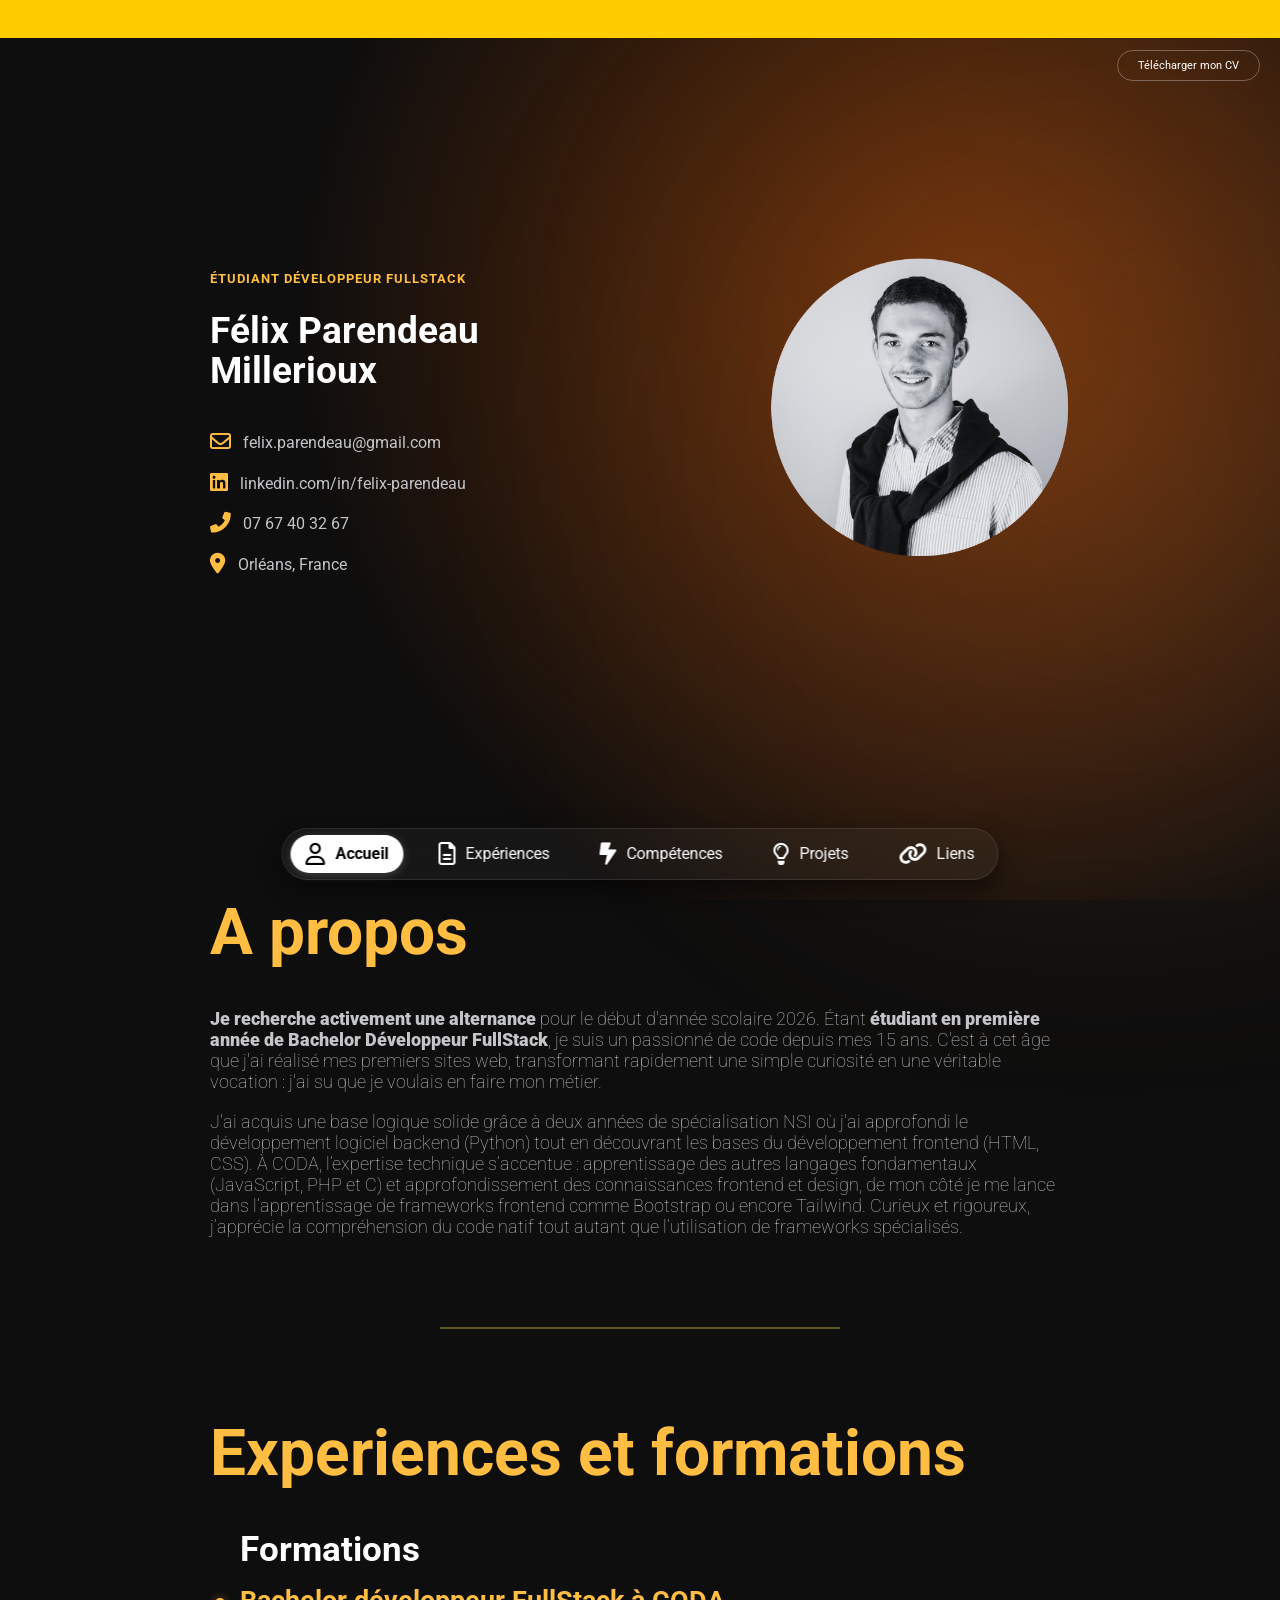
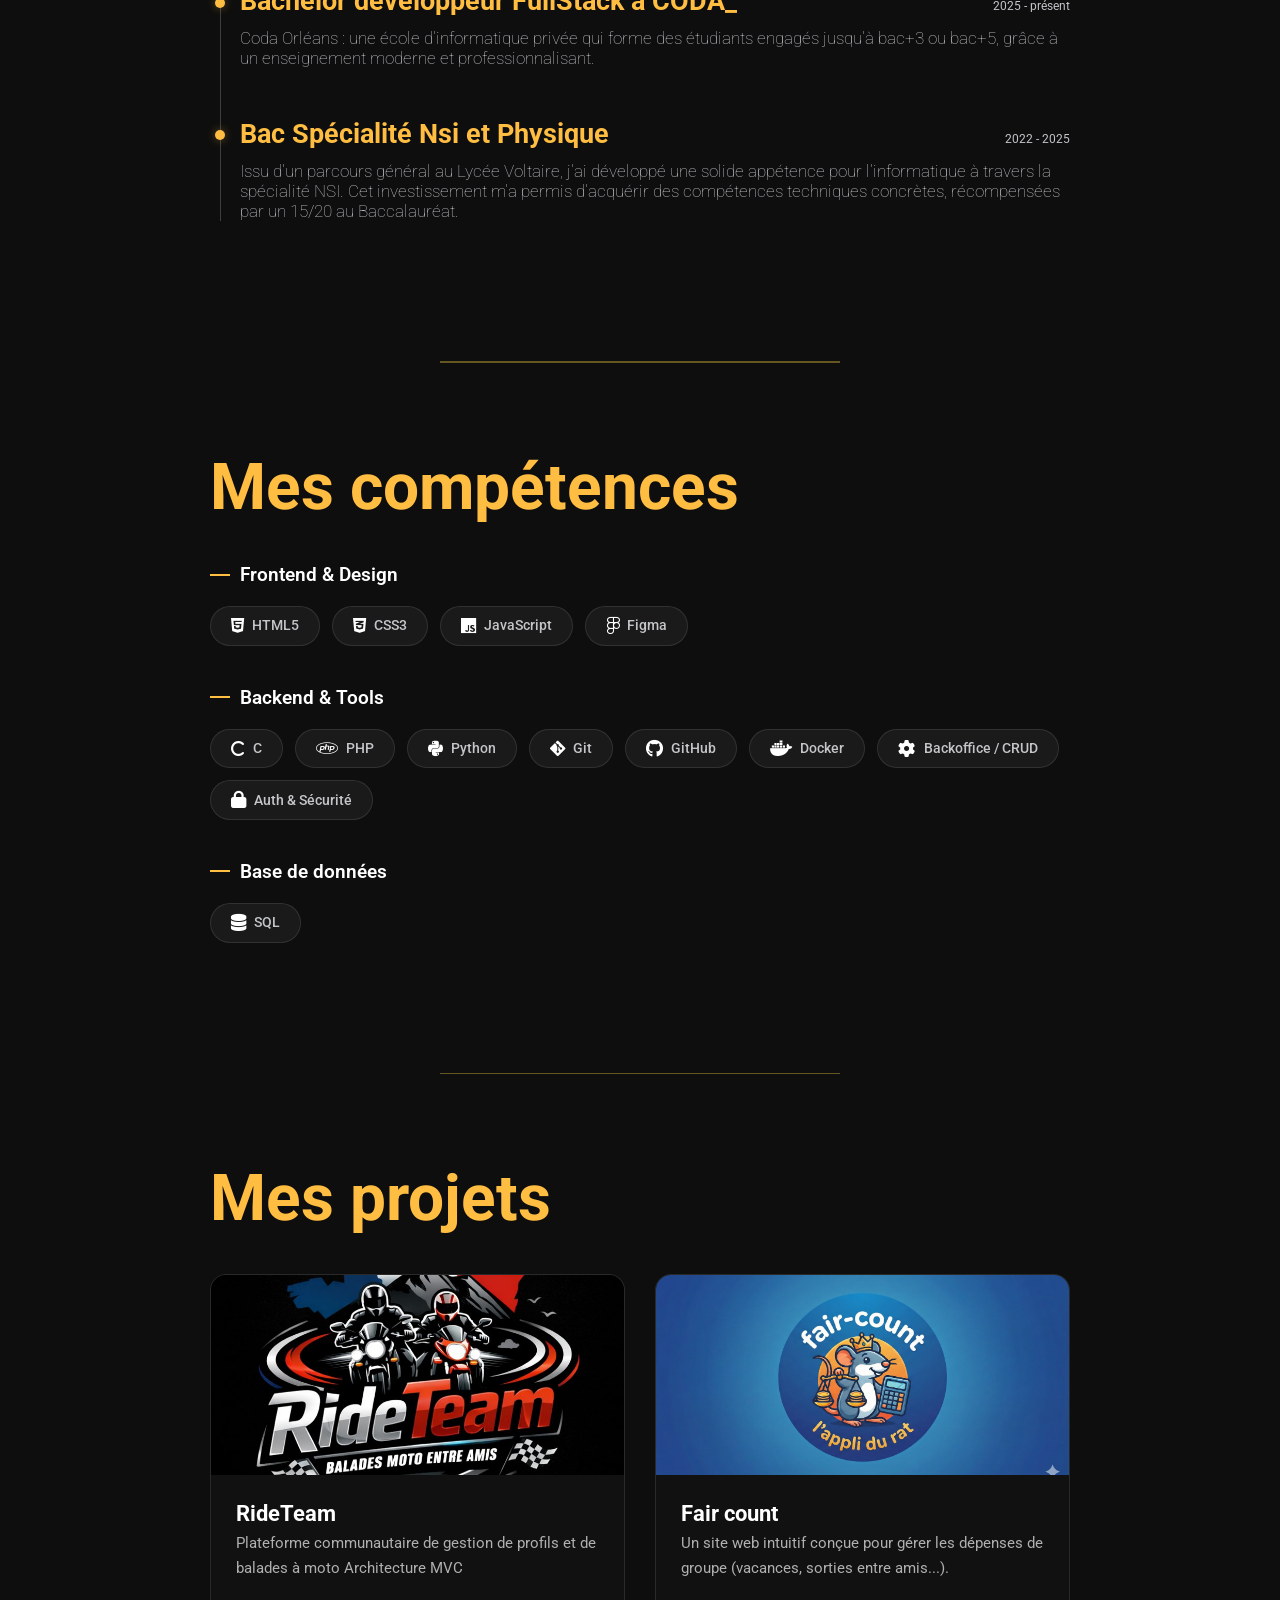
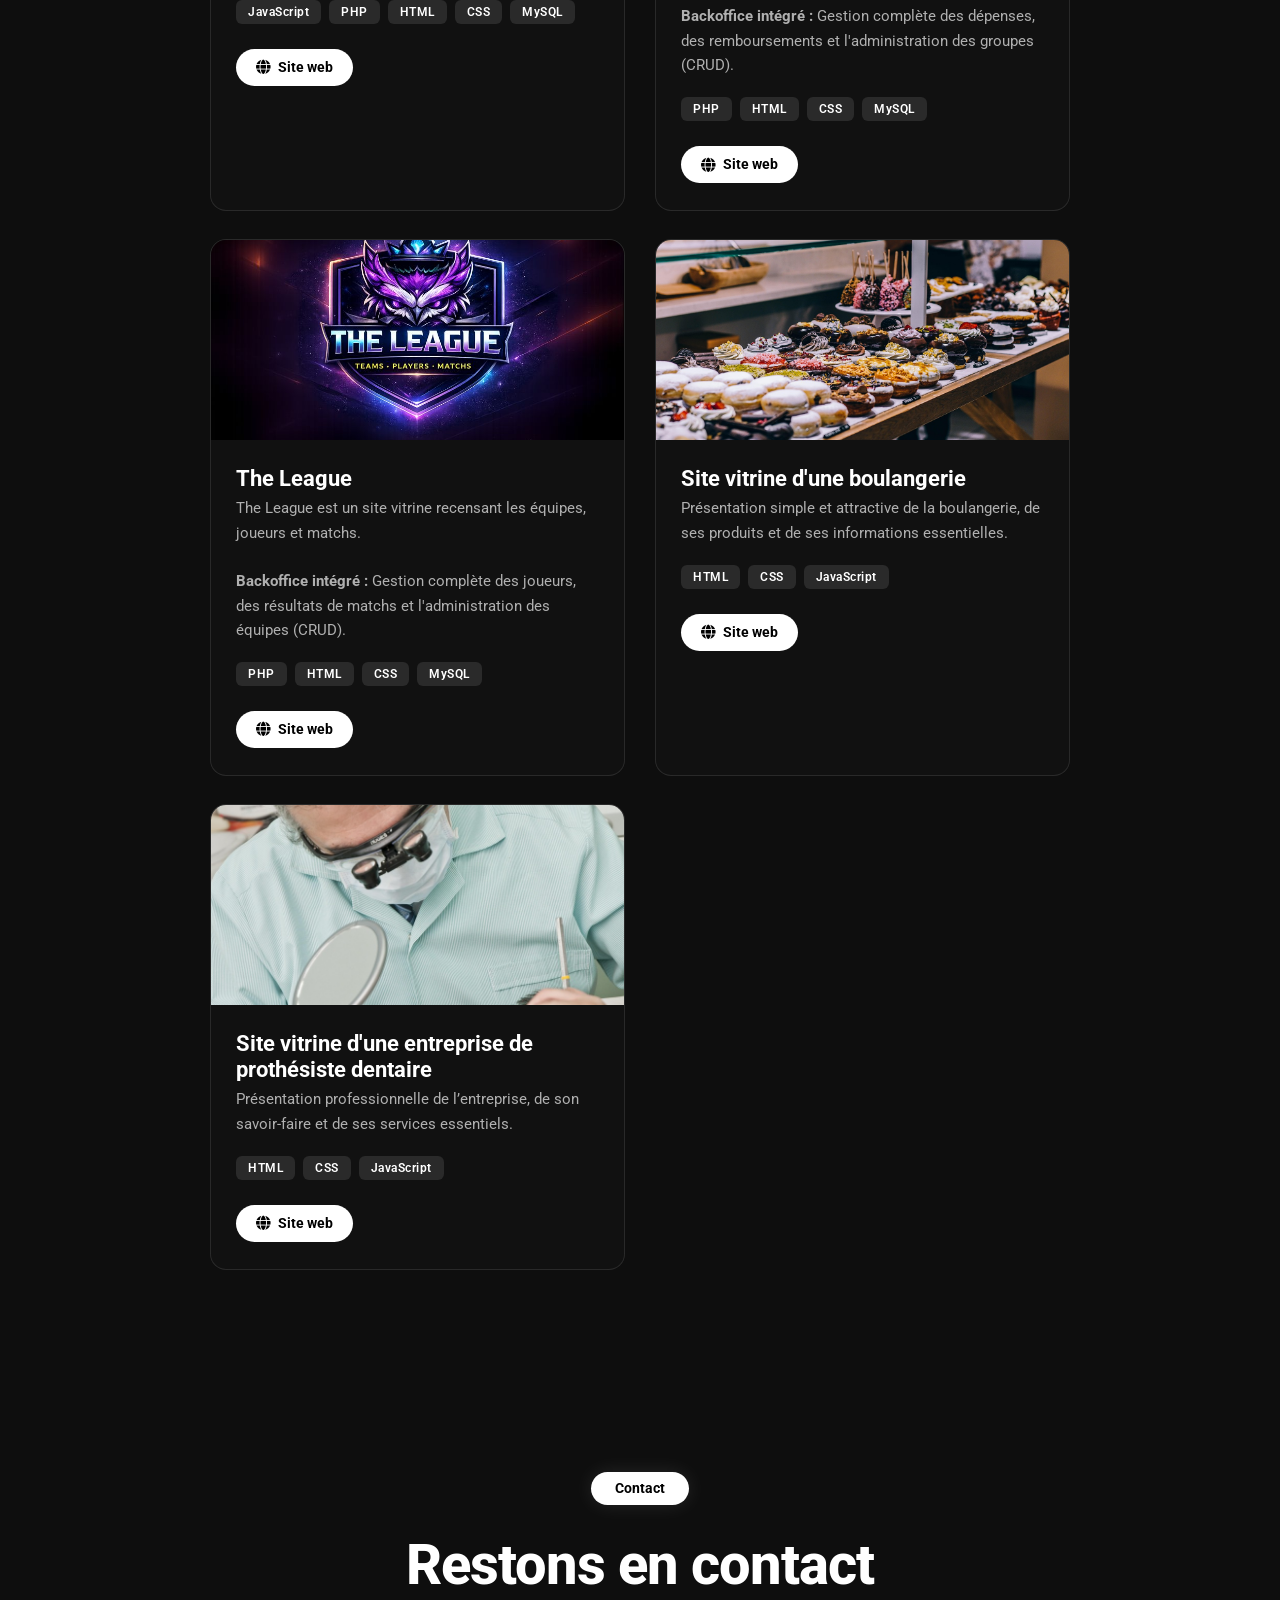
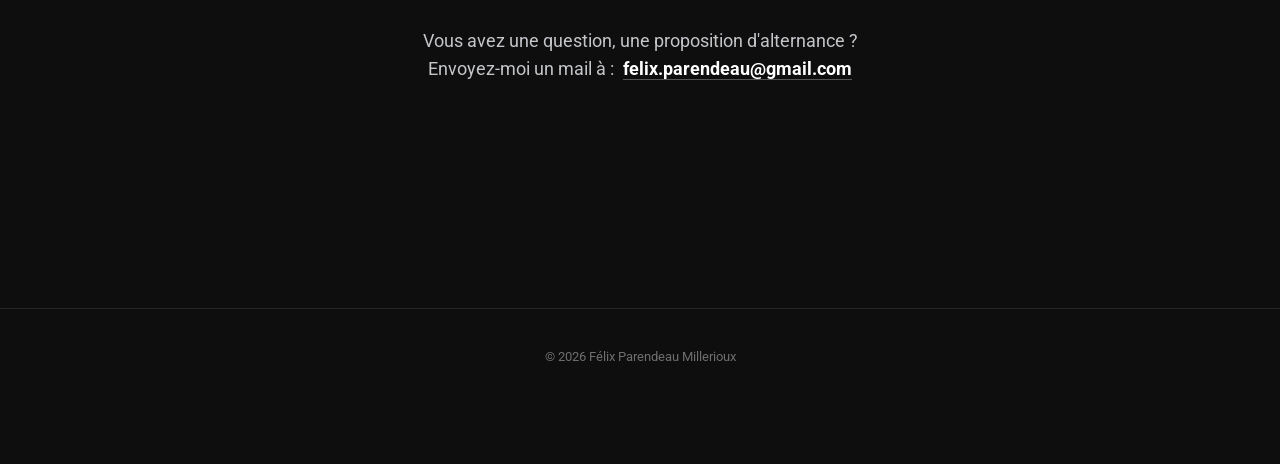
<file: index.html>
<!doctype html>
<html lang="en">
  <head>
    <meta charset="UTF-8" />
    <meta name="viewport" content="width=device-width, initial-scale=1.0" />
    <title>Portfolio de Félix Parendeau Millerioux</title>
    <link
      href="https://fonts.googleapis.com/css2?family=Roboto:wght@300;400;700&display=swap"
      rel="stylesheet"
    />
    <link
      rel="stylesheet"
      href="https://cdnjs.cloudflare.com/ajax/libs/font-awesome/6.0.0/css/all.min.css"
    />
    <link rel="stylesheet" href="assets/css/style.css" />
    <link
      rel="icon"
      type="image/x-icon"
      href="./assets/img/pdp-portfolio.png"
    />
  </head>
  <body>
    <div class="barre-defilante">
      <div class="texte-defilant">
        Actuellement à la recherche d'une alternance ! N'hésitez pas à consulter
        mon CV ou à me contacter pour toute opportunité.
      </div>
    </div>
    <div class="global-bg"></div>
    <header id="header">
      <nav>
        <a href="assets/cv-felix.pdf" class="btn" download target="_blank"
          >Télécharger mon CV</a
        >
        <ul>
          <li>
            <a href="#home"
              ><i class="fa-regular fa-user"></i
              ><span class="nav-text">Accueil</span></a
            >
          </li>
          <li>
            <a href="#experiences"
              ><i class="fa-regular fa-file-lines"></i
              ><span class="nav-text">Expériences</span></a
            >
          </li>
          <li>
            <a href="#skills"
              ><i class="fa-solid fa-bolt-lightning"></i
              ><span class="nav-text">Compétences</span></a
            >
          </li>
          <li>
            <a href="#projets"
              ><i class="fa-regular fa-lightbulb"></i
              ><span class="nav-text">Projets</span></a
            >
          </li>
          <li>
            <a href="#links"
              ><i class="fa-solid fa-link"></i
              ><span class="nav-text">Liens</span></a
            >
          </li>
        </ul>
      </nav>
    </header>
    <section id="home">
      <img
        src="./assets/img/pdp-portfolio.png"
        alt=""
        width="170px"
        height="170px"
      />
      <div class="flex">
        <h1>ÉTUDIANT DÉVELOPPEUR FULLSTACK</h1>
        <h2>Félix Parendeau Millerioux</h2>
        <div class="infos">
          <div class="info">
            <i class="fa-regular fa-envelope"></i>
            <a href="mailto:felix.parendeau@gmail.com"
              >felix.parendeau@gmail.com</a
            >
          </div>
          <div class="info">
            <i class="fa-brands fa-linkedin"></i>
            <a
              target="_blank"
              href="https://www.linkedin.com/in/felix-parendeau/"
              >linkedin.com/in/felix-parendeau</a
            >
          </div>
          <div class="info">
            <i class="fa-solid fa-phone-flip"></i>
            <a href="tel:0767403267">07 67 40 32 67</a>
          </div>
          <div class="info">
            <i class="fa-solid fa-location-dot"></i>
            <a
              target="_blank"
              href="https://www.google.fr/maps?q=Orl%C3%A9ans,+fr"
              >Orléans, France</a
            >
          </div>
        </div>
      </div>
    </section>
    <section id="a-propos">
      <div class="propos">
        <h2 class="section-title">A propos</h2>
        <p>
          <strong style="font-weight: 900"
            >Je recherche activement une alternance</strong
          >
          pour le début d'année scolaire 2026. Étant
          <strong style="font-weight: 900"
            >étudiant en première année de Bachelor Développeur
            FullStack</strong
          >, je suis un passionné de code depuis mes 15 ans. C'est à cet âge que
          j'ai réalisé mes premiers sites web, transformant rapidement une
          simple curiosité en une véritable vocation : j'ai su que je voulais en
          faire mon métier.
        </p>
        <br />
        <p>
          J'ai acquis une base logique solide grâce à deux années de
          spécialisation NSI où j'ai approfondi le développement logiciel
          backend (Python) tout en découvrant les bases du développement
          frontend (HTML, CSS). À CODA, l’expertise technique s’accentue :
          apprentissage des autres langages fondamentaux (JavaScript, PHP et C)
          et approfondissement des connaissances frontend et design, de mon côté
          je me lance dans l’apprentissage de frameworks frontend comme
          Bootstrap ou encore Tailwind. Curieux et rigoureux, j’apprécie la
          compréhension du code natif tout autant que l’utilisation de
          frameworks spécialisés.
        </p>
      </div>
    </section>
    <hr class="separator" />
    <section id="experiences">
      <h2 class="section-title">Experiences et formations</h2>
      <div class="timeline">
        <div class="timeline-item">
          <h2>Formations</h2>
          <div class="timeline-header">
            <h3>Bachelor développeur FullStack à CODA_</h3>
            <span>2025 - présent</span>
          </div>
          <p>
            Coda Orléans : une école d'informatique privée qui forme des
            étudiants engagés jusqu'à bac+3 ou bac+5, grâce à un enseignement
            moderne et professionnalisant.
          </p>
        </div>
        <div class="timeline-item">
          <div class="timeline-header">
            <h3>Bac Spécialité Nsi et Physique</h3>
            <span>2022 - 2025</span>
          </div>
          <p>
            Issu d'un parcours général au Lycée Voltaire, j'ai développé une
            solide appétence pour l'informatique à travers la spécialité NSI.
            Cet investissement m'a permis d'acquérir des compétences techniques
            concrètes, récompensées par un 15/20 au Baccalauréat.
          </p>
        </div>
      </div>
    </section>
    <hr class="separator" />
    <section id="skills">
      <h2 class="section-title">Mes compétences</h2>

      <div class="skill-category">
        <h3 class="category-title">Frontend & Design</h3>
        <div class="skill-list">
          <span class="skill-tag"
            ><i class="fa-brands fa-html5"></i> HTML5</span
          >
          <span class="skill-tag"
            ><i class="fa-brands fa-css3-alt"></i> CSS3</span
          >
          <span class="skill-tag"
            ><i class="fa-brands fa-js"></i> JavaScript</span
          >
          <span class="skill-tag"
            ><i class="fa-brands fa-figma"></i> Figma</span
          >
        </div>
      </div>

      <div class="skill-category">
        <h3 class="category-title">Backend & Tools</h3>
        <div class="skill-list">
          <span class="skill-tag"><i class="fa-solid fa-c"></i> C</span>
          <span class="skill-tag"><i class="fa-brands fa-php"></i> PHP</span>
          <span class="skill-tag"
            ><i class="fa-brands fa-python"></i> Python</span
          >
          <span class="skill-tag"
            ><i class="fa-brands fa-git-alt"></i> Git</span
          >
          <span class="skill-tag"
            ><i class="fa-brands fa-github"></i> GitHub</span
          >
          <span class="skill-tag"
            ><i class="fa-brands fa-docker"></i> Docker</span
          >
          <span class="skill-tag"
            ><i class="fa-solid fa-gear"></i> Backoffice / CRUD</span
          >
          <span class="skill-tag"
            ><i class="fa-solid fa-lock"></i> Auth & Sécurité</span
          >
        </div>
      </div>
      <div class="skill-category">
        <h3 class="category-title">Base de données</h3>
        <div class="skill-list">
          <span class="skill-tag"
            ><i class="fa-solid fa-database"></i> SQL</span
          >
        </div>
      </div>
    </section>
    <hr class="separator" />
    <section id="projets">
      <h2 class="section-title">Mes projets</h2>
      <div class="projects-grid">
        <div class="project-card">
          <div class="card-image">
            <img src="./assets/img/ride-team.png" alt="Ride Team" />
          </div>
          <div class="card-content">
            <h3>RideTeam</h3>
            <p class="project-description">
              Plateforme communautaire de gestion de profils et de balades à
              moto Architecture MVC
            </p>
            <div class="tech-stack">
              <span class="tech-tag">JavaScript</span>
              <span class="tech-tag">PHP</span>
              <span class="tech-tag">HTML</span>
              <span class="tech-tag">CSS</span>
              <span class="tech-tag">MySQL</span>
            </div>
            <a
              href="https://rideteam.felix-pm.fr/rideTeamAll"
              class="btn-project"
              target="_blank"
            >
              <i class="fa-solid fa-globe"></i> Site web
            </a>
          </div>
        </div>
        <div class="project-card">
          <div class="card-image">
            <img src="./assets/img/fair-count-img.png" alt="Fais count" />
          </div>
          <div class="card-content">
            <h3>Fair count</h3>
            <p class="project-description">
              Un site web intuitif conçue pour gérer les dépenses de groupe
              (vacances, sorties entre amis...).
              <br /><br />
              <strong>Backoffice intégré :</strong> Gestion complète des
              dépenses, des remboursements et l'administration des groupes
              (CRUD).
            </p>
            <div class="tech-stack">
              <span class="tech-tag">PHP</span>
              <span class="tech-tag">HTML</span>
              <span class="tech-tag">CSS</span>
              <span class="tech-tag">MySQL</span>
            </div>
            <a
              href="https://felix-pm45.alwaysdata.net/"
              class="btn-project"
              target="_blank"
            >
              <i class="fa-solid fa-globe"></i> Site web
            </a>
          </div>
        </div>
        <div class="project-card">
          <div class="card-image">
            <img src="./assets/img/the-league-img.png" alt="Fais count" />
          </div>
          <div class="card-content">
            <h3>The League</h3>
            <p class="project-description">
              The League est un site vitrine recensant les équipes, joueurs et
              matchs.
              <br /><br />
              <strong>Backoffice intégré :</strong> Gestion complète des
              joueurs, des résultats de matchs et l'administration des équipes
              (CRUD).
            </p>
            <div class="tech-stack">
              <span class="tech-tag">PHP</span>
              <span class="tech-tag">HTML</span>
              <span class="tech-tag">CSS</span>
              <span class="tech-tag">MySQL</span>
            </div>
            <a
              href="https://felix-pm45.alwaysdata.net/theleague/index.php"
              class="btn-project"
              target="_blank"
            >
              <i class="fa-solid fa-globe"></i> Site web
            </a>
          </div>
        </div>
        <div class="project-card">
          <div class="card-image">
            <img
              src="./assets/img/site-vitrine-boulangerie.jpg"
              alt="Site vitrine"
            />
          </div>
          <div class="card-content">
            <h3>Site vitrine d'une boulangerie</h3>
            <p class="project-description">
              Présentation simple et attractive de la boulangerie, de ses
              produits et de ses informations essentielles.
            </p>
            <div class="tech-stack">
              <span class="tech-tag">HTML</span>
              <span class="tech-tag">CSS</span>
              <span class="tech-tag">JavaScript</span>
            </div>
            <a
              href="https://felix-pm.github.io/cafe-orleans/"
              class="btn-project"
              target="_blank"
            >
              <i class="fa-solid fa-globe"></i> Site web
            </a>
          </div>
        </div>
        <div class="project-card">
          <div class="card-image">
            <img src="./assets/img/dentiste.jpg" alt="Site vitrine" />
          </div>
          <div class="card-content">
            <h3>Site vitrine d'une entreprise de prothésiste dentaire</h3>
            <p class="project-description">
              Présentation professionnelle de l’entreprise, de son savoir-faire
              et de ses services essentiels.
            </p>
            <div class="tech-stack">
              <span class="tech-tag">HTML</span>
              <span class="tech-tag">CSS</span>
              <span class="tech-tag">JavaScript</span>
            </div>
            <a
              href="https://felix-pm.github.io/felix-pm-final/"
              class="btn-project"
              target="_blank"
            >
              <i class="fa-solid fa-globe"></i> Site web
            </a>
          </div>
        </div>
      </div>
    </section>
    <section id="links">
      <div class="contact-container">
        <span class="contact-badge">Contact</span>

        <h2 class="contact-title">Restons en contact</h2>

        <p class="contact-text">
          Vous avez une question, une proposition d'alternance ?
          <br />Envoyez-moi un mail à :
          <a href="mailto:felix.parendeau@gmail.com" class="email-link"
            >felix.parendeau@gmail.com</a
          >
        </p>
      </div>
    </section>
    <footer>
      <p>© 2026 Félix Parendeau Millerioux</p>
    </footer>
    <script src="./assets/js/script.js"></script>
  </body>
</html>
</file>
<file: assets/css/style.css>
:root {
  --bg-color: #0e0e0e;
  --text-white: #ffffff;
  --text-gray: #c3c5c9;
  --accent-color: #ffbd42;
}

/* tel jusqu'à 761px */
/* tablette de 761px jusqu'à 980px */
/* ordinateur au dessus de 980px */

* {
  margin: 0;
  padding: 0;
  list-style: none;
  text-decoration: none;
}

html {
  width: 100%;
  height: 100%;
  background-color: var(--bg-color);
  font-family: "Inter", "Roboto", sans-serif;
  position: relative;
  overflow-x: hidden;
  scroll-behavior: smooth;
}

body {
  width: 100%;
  height: 100%;
  margin: 0;
  padding: 0;
  background: transparent;
  background-color: var(--background-color);
  color: var(--text-color);
  transition:
    background-color 0.3s ease,
    color 0.3s ease;
}

.global-bg {
  position: fixed;
  top: 0;
  left: 0;
  width: 100vw;
  height: 100vh;
  z-index: -50;
  background-image: radial-gradient(
    circle at 75% 35%,
    rgba(255, 102, 0, 0.36) 0%,
    rgba(255, 102, 0, 0.32) 10%,
    transparent 60%
  );
  background-repeat: no-repeat;
  background-size: cover;
}

.global-bg {
  transition:
    filter 0.6s ease,
    opacity 0.6s ease;
}

body.blur-mode .hero-bg-img {
  filter: blur(8px) grayscale(40%);
  opacity: 0.6;
}

body.blur-mode .global-bg {
  filter: blur(10px);
}

body::before {
  content: "";
  position: fixed;
  top: 50%;
  left: 50%;
  transform: translate(-20%, -50%);
  width: 120vw;
  height: 120vh;
  background: radial-gradient(
    circle,
    rgba(255, 140, 66, 0.15) 0%,
    rgba(0, 0, 0, 0) 65%
  );
  filter: blur(80px);
  z-index: -1;
  pointer-events: none;
}

.separator {
  width: 200px;
  height: 1.5px;
  background-color: #f4d03f61;
  border: none;
  margin: 30px auto;
  display: block;
}

.barre-defilante {
  width: 100%;
  background-color: #ffcc00;
  color: #333;
  overflow: hidden;
  white-space: nowrap;
  padding: 10px 0;
  font-family: Arial, sans-serif;
  font-weight: bold;
  position: relative;
}

.texte-defilant {
  display: inline-block;
  padding-left: 100%;
  animation: defilement 15s linear infinite;
}

@keyframes defilement {
  0% {
    transform: translate(0, 0);
  }
  100% {
    transform: translate(-100%, 0);
  }
}

header {
  top: 20px;
  right: 3%;
  z-index: 1000;
}

header nav {
  display: flex;
  align-items: center;
  gap: 20px;
}

header nav a {
  font-size: 1.4rem;
  color: var(--text-gray);
  transition: all 0.3s ease;
}

header nav a:hover {
  color: var(--text-white);
  transform: translateY(-2px);
  text-shadow: 0 0 10px rgba(255, 255, 255, 0.5);
}

header .btn {
  position: fixed;
  top: 50px;
  right: 20px;
  padding: 8px 20px;
  font-size: 0.7rem;
  background-color: transparent;
  border: 1px solid rgba(255, 255, 255, 0.3);
  border-radius: 20px;
  color: var(--text-white);
  z-index: 1;
}

header .nuit {
  position: fixed;
  top: 20px;
  right: 170px;
  padding: 8px 10px;
  font-size: 0.7rem;
  background-color: var(--text-white);
  border: 1px solid rgba(11, 11, 11, 0.3);
  border-radius: 20px;
  color: var(--bg-color);
  z-index: 1;
}

header .nuit:hover {
  background-color: transparent;
  color: var(--text-white);
  border: 1px solid var(--text-white);
}

:first-child header .btn:hover {
  background-color: var(--text-white);
  color: var(--bg-color);
  border-color: var(--text-white);
  box-shadow: 0 0 15px rgba(255, 255, 255, 0.4);
}

.nav-text {
  display: none;
}

nav ul {
  position: fixed;
  bottom: 20px;
  left: 50%;
  transform: translateX(-50%);
  display: flex;
  align-items: center;
  background: rgba(255, 255, 255, 0.04);
  backdrop-filter: blur(12px);
  -webkit-backdrop-filter: blur(12px);
  border: 1px solid rgba(255, 255, 255, 0.1);
  padding: 6px 8px;
  border-radius: 50px;
  z-index: 1000;
  box-shadow: 0 10px 25px rgba(0, 0, 0, 0.5);
  list-style: none;
  margin: 0;
}

/* nav ul {
  gap: 30px;
} */

nav ul li a {
  display: flex;
  align-items: center;
  justify-content: center;
  padding: 5px 15px;
  border-radius: 30px;
}

@media (min-width: 761px) {
  .nav-text {
    display: inline-block;
    font-size: 1rem;
  }

  nav ul li a {
    padding: 8px 15px;
    color: var(--text-white);
  }

  nav ul li i {
    margin-right: 10px;
  }
  nav ul {
    gap: 20px;
  }
}
/* 
nav ul li:first-child a {
  margin-left: 20px;
}

nav ul li:last-child a {
  margin-right: 20px;
} */

nav ul li a.active {
  background-color: #ffffff;
  color: #000000;
  font-weight: bold;
  box-shadow: 0 2px 10px rgba(255, 255, 255, 0.2);
}

#home {
  padding: 60px 20px;
  margin-left: 10px;
  max-width: 95%;
  margin-top: 50px;
  margin-bottom: 30px;
  min-height: 80vh;
  height: 80vh;
  display: flex;
  flex-direction: column;
  justify-content: center;
  box-sizing: border-box;
}

#home img {
  margin-top: -60px;
  margin-bottom: 20px;
}

#home h1 {
  color: var(--accent-color);
  font-size: 0.8rem;
  font-weight: 700;
  text-transform: uppercase;
  letter-spacing: 1px;
  margin-bottom: 25px;
}

#home h2 {
  font-size: 2.3rem;
  color: var(--text-white);
  line-height: 1.1;
  margin-bottom: 40px;
  font-weight: 700;
}

.infos {
  display: grid;
  grid-template-columns: repeat(1, auto);
  gap: 20px 50px;
  margin-bottom: 50px;
  width: max-content;
}

.info {
  display: flex;
  align-items: center;
  gap: 12px;
  transition: all 0.3s ease;
}

.info i {
  color: var(--accent-color);
  font-size: 1.3rem;
}

.info a {
  color: var(--text-gray);
  font-size: 1rem;
  transition: 0.3s ease;
}

.info:hover {
  color: var(--text-white);
  transform: translateY(-2px);
}

.info:hover a {
  color: var(--text-white);
  text-shadow: 0 0 10px rgba(255, 255, 255, 0.5);
}

.more-projets {
  display: inline-block;
  background-color: var(--text-white);
  color: #000;
  padding: 10px 25px;
  border-radius: 20px;
  font-weight: bold;
  font-size: 0.9rem;
  width: fit-content;
  transition:
    transform 0.3s ease,
    box-shadow 0.3s ease;
}

.more-projets:hover {
  transform: translateY(-3px);
  box-shadow: 0 5px 15px rgba(255, 255, 255, 0.3);
}

#a-propos {
  padding: 60px 20px;
  margin-left: 10px;
  max-width: 95%;
}

.propos p {
  font-size: 18px;
  color: var(--text-gray);
  font-weight: 100;
}

#experiences {
  margin-left: 0;
  padding: 60px 20px 60px 20px;
  max-width: 100%;
  box-sizing: border-box;
  overflow: hidden;
}

.section-title {
  color: var(--accent-color);
  font-size: 2.5rem;
  font-weight: 700;
  margin-bottom: 40px;
  line-height: 1.1;
}

.timeline {
  position: relative;
  margin-left: 10px;
  padding-left: 20px;
}

.timeline::before {
  content: "";
  position: absolute;
  left: 0;
  width: 1px;
  background-color: rgba(255, 255, 255, 0.2);
  top: 75px;
  bottom: 0;
}

.timeline-item {
  position: relative;
  margin-bottom: 50px;
}

.timeline-item h2 {
  color: var(--text-white);
  margin-bottom: 15px;
  font-size: 35px;
}

.timeline-item::before {
  content: "";
  position: absolute;
  left: -25px;
  top: 69px;
  width: 10px;
  height: 10px;
  background-color: var(--accent-color);
  border-radius: 50%;
  box-shadow: 0 0 10px rgba(255, 189, 66, 0.4);
}

.timeline-item:nth-child(2)::before {
  top: 12px;
}

.timeline-header {
  display: flex;
  flex-direction: column;
  gap: 5px;
  margin-bottom: 5px;
}

.timeline-header h3 {
  color: var(--accent-color);
  font-size: 27px;
}

.timeline-header span {
  color: var(--text-gray);
  font-size: 12px;
  margin-bottom: 10px;
}

.timeline-item p {
  font-size: 17px;
  color: var(--text-gray);
  font-weight: 100;
}

.timeline-header .role {
  color: var(--text-white);
  font-size: 1.5rem;
  font-weight: 700;
  margin: 0;
  text-transform: uppercase;
}

.timeline-header .date {
  color: var(--text-white);
  font-weight: 700;
  font-size: 1rem;
}

.company {
  color: var(--accent-color);
  font-size: 1rem;
  font-weight: 400;
  margin: 0 0 20px 0;
}

.description {
  color: var(--text-gray);
  line-height: 1.6;
  font-size: 0.95rem;
  margin-bottom: 25px;
}

.sub-title {
  color: var(--accent-color);
  font-size: 1rem;
  margin-bottom: 15px;
  font-weight: 600;
}

.project-preview {
  width: 100%;
  height: 150px;
  background: linear-gradient(
    180deg,
    rgba(255, 255, 255, 0.1) 0%,
    rgba(0, 0, 0, 0) 100%
  );
  border-radius: 12px;
  border: 1px solid rgba(255, 255, 255, 0.1);
}

@media (min-width: 768px) {
  .timeline-header {
    flex-direction: row;
    justify-content: space-between;
    align-items: baseline;
  }

  .section-title {
    font-size: 4rem;
  }
}

#skills {
  padding: 60px 20px;
  margin-left: 10px;
  max-width: 95%;
}

.skill-category {
  margin-bottom: 40px;
}

.category-title {
  color: var(--text-white);
  font-size: 1.2rem;
  font-weight: 600;
  margin-bottom: 20px;
  display: flex;
  align-items: center;
  gap: 10px;
}

.category-title::before {
  content: "";
  display: block;
  width: 20px;
  height: 2px;
  background-color: var(--accent-color);
}

.skill-list {
  display: flex;
  flex-wrap: wrap;
  gap: 12px;
}

.skill-tag {
  background: rgba(255, 255, 255, 0.05);
  border: 1px solid rgba(255, 255, 255, 0.1);
  color: var(--text-gray);
  padding: 10px 20px;
  border-radius: 50px;
  font-size: 0.9rem;
  font-weight: 500;
  display: flex;
  align-items: center;
  gap: 8px;
  transition: all 0.3s ease;
  cursor: default;
}

.skill-tag i {
  font-size: 1.1rem;
  color: var(--text-white);
  transition: color 0.3s ease;
}

.skill-tag:hover {
  background: rgba(255, 189, 66, 0.1);
  border-color: var(--accent-color);
  color: var(--text-white);
  transform: translateY(-3px);
  box-shadow: 0 5px 15px rgba(0, 0, 0, 0.3);
}

.skill-tag:hover i {
  color: var(--accent-color);
}

#projets {
  padding: 60px 20px;
  margin-left: 10px;
  max-width: 95%;
  padding-bottom: 100px;
}

.projects-grid {
  display: flex;
  flex-direction: column;
  gap: 40px;
}

.project-card {
  height: auto;
  min-height: 100%;
  background-color: rgba(20, 20, 20, 0.6);
  border: 1px solid rgba(255, 255, 255, 0.1);
  border-radius: 16px;
  overflow: hidden;
  backdrop-filter: blur(10px);
  transition:
    transform 0.3s ease,
    border-color 0.3s ease;
  display: flex;
  flex-direction: column;
}

.project-card:hover {
  border-color: rgba(255, 255, 255, 0.3);
  transform: translateY(-5px);
}

.card-image {
  width: 100%;
  height: 200px;
  overflow: hidden;
  position: relative;
}

.card-image img {
  width: 100%;
  height: 100%;
  object-fit: cover;
  transition: transform 0.5s ease;
}

.project-card:hover .card-image img {
  transform: scale(1.05);
}

.card-content {
  padding: 25px;
}

.card-content h3 {
  color: var(--text-white);
  font-size: 1.4rem;
  font-weight: 700;
  margin-bottom: 5px;
}

.project-date {
  display: block;
  color: var(--text-gray);
  font-size: 0.85rem;
  font-weight: 600;
  margin-bottom: 15px;
}

.project-description {
  color: #b0b0b0;
  font-size: 0.95rem;
  line-height: 1.6;
  margin-bottom: 20px;
}

.tech-stack {
  display: flex;
  flex-wrap: wrap;
  gap: 8px;
  margin-bottom: 25px;
}

.tech-tag {
  background-color: rgba(255, 255, 255, 0.1);
  color: var(--text-white);
  padding: 5px 12px;
  border-radius: 6px;
  font-size: 0.75rem;
  font-weight: 600;
  letter-spacing: 0.5px;
}

.btn-project {
  display: inline-flex;
  align-items: center;
  gap: 8px;
  background-color: var(--text-white);
  color: black;
  padding: 10px 20px;
  border-radius: 50px;
  font-size: 0.9rem;
  font-weight: 700;
  transition: all 0.3s ease;
}

.btn-project:hover {
  background-color: var(--accent-color);
  color: white;
}

@media (min-width: 700px) {
  .projects-grid {
    display: grid;
    grid-template-columns: 1fr 1fr;
    gap: 30px;
  }

  .separator {
    width: 250px;
  }
}

@media (min-width: 1500px) {
  .projects-grid {
    display: grid;
    grid-template-columns: 1fr 1fr 1fr;
    gap: 30px;
  }
}

#links {
  min-height: 60vh;
  display: flex;
  flex-direction: column;
  justify-content: center;
  align-items: center;
  text-align: center;
  padding: 60px 20px;
  margin-left: 10px;
  max-width: 95%;
}

.contact-container {
  max-width: 600px;
  margin-bottom: 80px;
  display: flex;
  flex-direction: column;
  align-items: center;
}

.contact-badge {
  background-color: var(--text-white);
  color: black;
  font-size: 0.9rem;
  font-weight: 700;
  padding: 8px 24px;
  border-radius: 50px;
  margin-bottom: 30px;
  display: inline-block;
  box-shadow: 0 0 20px rgba(255, 255, 255, 0.1);
}

.contact-title {
  color: var(--text-white);
  font-size: 3.5rem;
  font-weight: 800;
  margin-bottom: 30px;
  line-height: 1.1;
  letter-spacing: -1px;
}

.contact-text {
  color: var(--text-gray);
  font-size: 1.1rem;
  line-height: 1.6;
  margin-bottom: 40px;
}

.email-link {
  color: var(--text-white);
  font-weight: 700;
  text-decoration: none;
  border-bottom: 1px solid rgba(255, 255, 255, 0.3);
  transition: all 0.3s ease;
  margin-left: 5px;
}

.email-link:hover {
  color: var(--accent-color);
  border-color: var(--accent-color);
}

.social-row {
  display: flex;
  gap: 30px;
  justify-content: center;
}

.social-row a {
  color: var(--text-gray);
  font-size: 1.8rem;
  transition:
    transform 0.3s ease,
    color 0.3s ease;
}

.social-row a:hover {
  color: var(--accent-color);
  transform: translateY(-5px);
}

footer {
  text-align: center;
  border-top: 1px solid rgba(255, 255, 255, 0.1);
  padding-top: 40px;
  padding-bottom: 100px;
}

footer p {
  color: rgba(255, 255, 255, 0.4);
  font-size: 0.8rem;
}

@media (min-width: 600px) {
  .links-grid {
    grid-template-columns: repeat(2, 1fr);
  }
}

@media (min-width: 1024px) {
  .links-grid {
    grid-template-columns: repeat(4, 1fr);
  }

  .separator {
    width: 400px;
  }
}

@media (min-width: 761px) {
  #home,
  #a-propos,
  #experiences,
  #skills,
  #projets,
  #links {
    max-width: 900px;
    width: 100%;
    margin-left: auto;
    margin-right: auto;
    box-sizing: border-box;
  }

  #home {
    display: flex;
    flex-direction: row-reverse;
    gap: 10px;
    align-items: center;
    justify-content: flex-end;
  }

  #home img {
    width: 300px;
    height: 300px;
    margin-left: 200px;
  }
}

@media (min-width: 1500px) {
  #home,
  #a-propos,
  #experiences,
  #skills,
  #projets,
  #links {
    max-width: 1300px;
    width: 100%;
    margin-left: auto;
    margin-right: auto;
    box-sizing: border-box;
  }

  #home {
    display: flex;
    flex-direction: row-reverse;
    gap: 10px;
    align-items: center;
    justify-content: flex-end;
  }

  #home h1 {
    font-size: 1.5rem;
  }

  #home h2 {
    font-size: 3.8rem;
  }

  .separator {
    width: 600px;
    height: 1.5px;
    background-color: #f4d03f61;
    border: none;
    margin: 30px auto;
    display: block;
  }

  .info i {
    font-size: 1.4rem;
  }

  .info a {
    font-size: 1.2rem;
    font-weight: 300;
  }

  .propos p {
    font-size: 22px;
    color: var(--text-gray);
    font-weight: 300;
  }

  .timeline-item h2 {
    font-size: 40px;
  }

  .timeline-header h3 {
    font-size: 32px;
  }

  .timeline-item p {
    font-size: 20px;
  }

  .timeline-header span {
    font-size: 18px;
    margin-top: 15px;
  }

  .timeline::before {
    top: 85px;
  }

  .timeline-item::before {
    top: 80px;
  }

  .timeline-item:nth-child(2)::before {
    top: 16px;
  }

  .category-title {
    font-size: 1.5rem;
    gap: 15px;
  }

  .category-title::before {
    width: 30px;
    height: 4px;
  }

  .skill-list {
    gap: 16px;
  }

  .skill-tag {
    padding: 12px 23px;
    font-size: 1.1rem;
    gap: 10px;
  }

  .contact-container {
    max-width: 800px;
  }

  .contact-badge {
    font-size: 1.4rem;
  }

  .contact-title {
    font-size: 4.5rem;
  }

  .contact-text {
    font-size: 1.2rem;
  }

  footer p {
    font-size: 1rem;
  }
}
</file>
